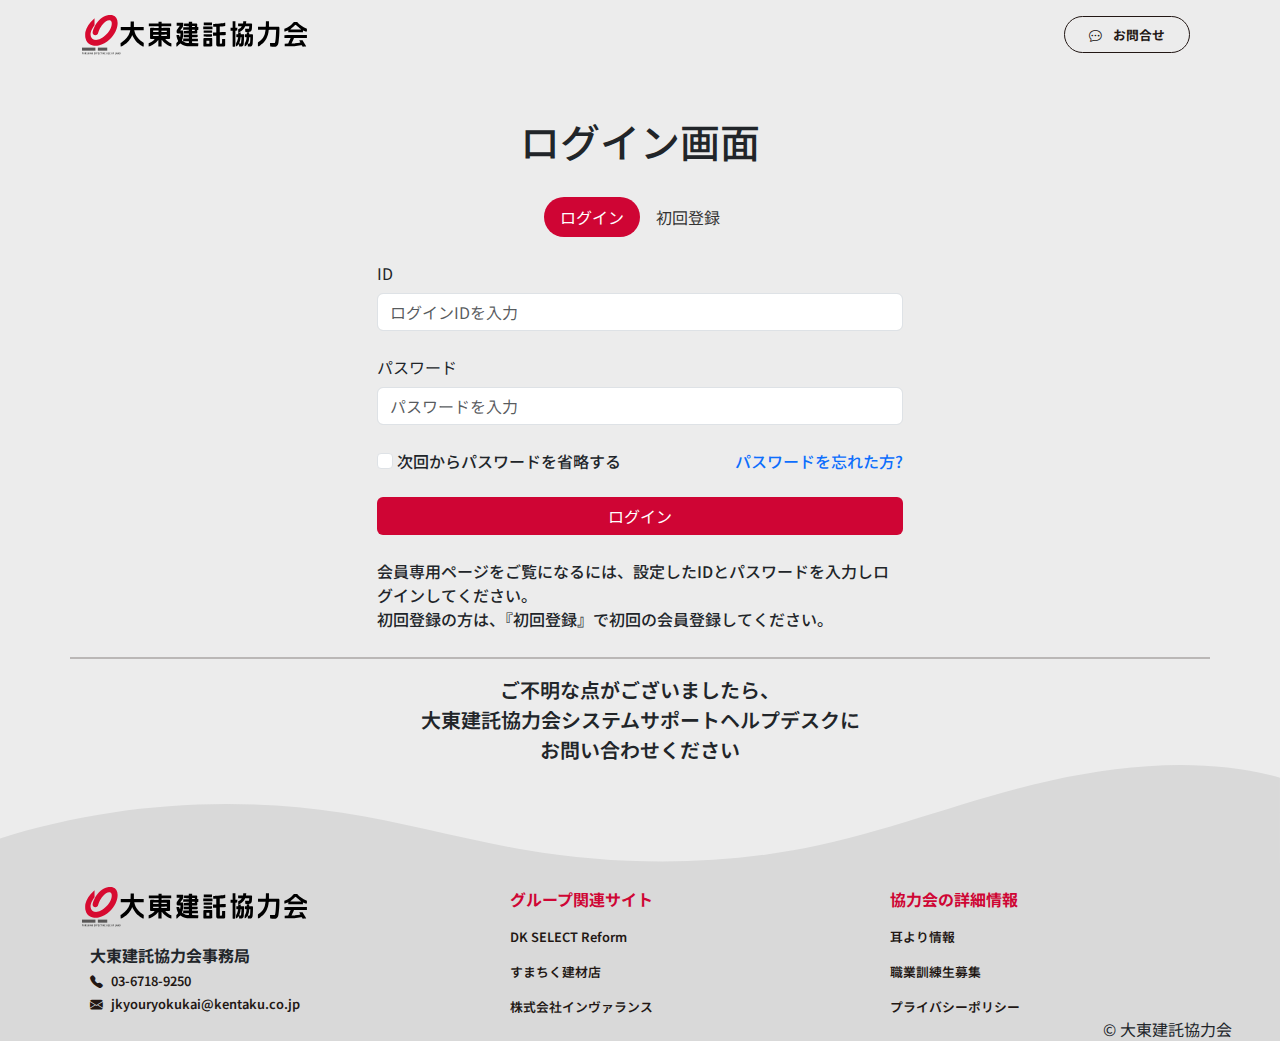
<file: login.html>
<!DOCTYPE html>
<html lang="ja">
<head>
    <meta charset="UTF-8">
    <meta name="viewport" content="width=device-width, initial-scale=1.0">
    <title>大東建託協力会</title>
    <!-- <link href="https://cdn.jsdelivr.net/npm/bootstrap@5.3.3/dist/css/bootstrap.min.css" rel="stylesheet" integrity="sha384-QWTKZyjpPEjISv5WaRU9OFeRpok6YctnYmDr5pNlyT2bRjXh0JMhjY6hW+ALEwIH" crossorigin="anonymous"> -->
    <!-- <link rel="stylesheet" href="https://cdn.jsdelivr.net/npm/bootstrap-icons@1.11.3/font/bootstrap-icons.min.css"> -->
    <link rel="stylesheet" href="css/bootstrap-icons.min.css">
    <link rel="stylesheet" href="css/bootstrap.min.css">

    
    <link rel="preconnect" href="https://fonts.googleapis.com">
    <link rel="preconnect" href="https://fonts.gstatic.com" crossorigin>
    <link href="https://fonts.googleapis.com/css2?family=Noto+Sans+JP:wght@100..900&display=swap" rel="stylesheet">
    <link rel="stylesheet" href="css/login.css">
</head>
<body>
    
    <nav class="navbar navbar-expand navbar-light">
        <div class="container">
            <a class="navbar-brand" href="index.html">
              <img class="logo" src="assets/img/LOGO-black.svg" alt="大東建託協力会">
            </a>
            <div class="collapse navbar-collapse">
            <ul class="navbar-nav ms-auto">
                <li class="nav-item">
                <a class="nav-link" href="https://www.kentaku-kyouryokukai.jp/hpohl/hpohl001" target="_blank">
                    <div class="nav-button inquiry-btn text-center">
                    <i class="bi bi-chat-dots me-2 d-none d-sm-inline"></i>
                    <span class="d-none d-sm-inline" >お問合せ</span>              
                    <span class="d-inline d-sm-none" style="font-size: smaller;">お問合せ</span>
                    </div>
                </a>
                </li>
            </ul>
            </div>
        </div>
    </nav>

    <section class="login-panel">
          <div class="container fix-container mt-5">
            <div class="row text-center">
              <h1>ログイン画面</h1>
            </div>
            <div class="row justify-content-center">
              <div class="col-md-6">
                  <div class="header mt-4">
                    <div class="switch-btn active" id="loginBtn">ログイン</div>
                    <div class="switch-btn" id="registerBtn">初回登録</div>
                  </div>
                  <div id="loginForm">
                    <form>
                      <div class="mt-4">
                        <label for="loginId" class="form-label">ID</label>
                        <input type="text" class="form-control" id="loginId" placeholder="ログインIDを入力">
                      </div>
                      <div class="mt-4">
                        <label for="password" class="form-label">パスワード</label>
                        <input type="password" class="form-control" id="password" placeholder="パスワードを入力">
                      </div>
                      <div class="row mt-4">
                        <div class="col-lg-7">
                            <input type="checkbox" class="form-check-input" id="rememberPassword">
                            <label class="form-check-label info-text" for="rememberPassword">次回からパスワードを省略する</label>
                        </div>
                        <div class="col-lg-5 text-end">
                            <a class="text-decoration-none info-text" href="https://www.kentaku-kyouryokukai.jp/hpopw/hpopw001" target="_blank">パスワードを忘れた方?</a>
                        </div>
                      </div>

                      <button type="submit" class="btn red-btn w-100 mt-4">ログイン</button>
                    </form>
                    <div class="mt-4 mb-3 info-text">
                      会員専用ページをご覧になるには、設定したIDとパスワードを入力しログインしてください。<br>
                      初回登録の方は、『初回登録』で初回の会員登録してください。
                    </div>
                  </div>
                  
                  <div class="mt-4" id="registerForm" style="display: none;">
                    <a class="btn register-btn w-100 mt-4" href="https://www.kentaku-kyouryokukai.jp/account/dealer-register" target="_blank">お取引業者様</a>
                    <a class="btn register-btn w-100 mt-4" href="https://www.kentaku-kyouryokukai.jp/account/dealer-employee-register" target="_blank">従業員の方 (作業員名簿に登録されていない)</a>
                    <a class="btn register-btn w-100 mt-4" href="https://www.kentaku-kyouryokukai.jp/account/engineer-register" target="_blank">従業員の方 (現場作業で名簿登録されている)</a>
                    <a class="btn register-btn w-100 mt-4" href="https://www.kentaku-kyouryokukai.jp/account/temporary-register" target="_blank">大東建託グループ社員様</a>
                  </div>

              </div>
            </div>
          </div>
    </section>

    <div class="container">
       
        <div class="row"><hr></div>
        <div class="row text-center">
            <div class="col help-text">
                ご不明な点がございましたら、<br>
                大東建託協力会システムサポートヘルプデスクに<br>
                お問い合わせください
            </div>
        </div>
    </div>
    

    <!-- フッター -->   
  <footer class="footer">
    <div class="wave bg-gray">
      <svg data-name="Layer 1" xmlns="http://www.w3.org/2000/svg" viewBox="0 0 1439 110" preserveAspectRatio="none">
        <path d="M384.668 53.7275C454.268 64.5175 521.66 83.8575 591.068 95.5875C689.936 112.307 792.896 113.317 891.608 95.9775C987.536 79.1675 1087 38.1675 1181.79 17.3375C1265.85 -1.14252 1357.63 -8.75252 1439 14.3375V110.167H-1V82.8175C121.959 43.9633 255.336 33.903 384.668 53.7275Z" fill="#D9D9D9"/>
      </svg>
    </div>
    <div class="container mt-4">
      <div class="row">
        <div class="col-md-4">
          <img class="logo" src="assets/img/LOGO-black.svg" alt="大東建託協力会">
          <div class="mt-3 ms-2 fw-bold">大東建託協力会事務局</div>
          <div class="mt-1 ms-2 contact-link"><a href="tel:03-6718-9250"><i class="bi bi-telephone-fill me-2"></i>03-6718-9250</a></div>
          <div class="mt-1 ms-2 contact-link"><a href="mailto:jkyouryokukai@kentaku.co.jp"><i class="bi bi-envelope-fill me-2"></i>jkyouryokukai@kentaku.co.jp</a></div>
        </div>
        <div class="col-md-4  d-none d-md-block">
          <div class="footer-link-area ms-5">
            <div class="footer-title">グループ関連サイト</div>
            <div class="footer-link"><a href="https://dk-reform.jp/" target="_blank">DK SELECT Reform</a></div>
            <div class="footer-link"><a href="https://suma-chiku-kenzaiten.jp/" target="_blank">すまちく建材店</a></div>
            <div class="footer-link"><a href="https://www.invalance.jp/" target="_blank">株式会社インヴァランス</a></div>
          </div>
        </div>
        <div class="col-md-4  d-none d-md-block">
          <div class="footer-link-area  ms-5">
            <div class="footer-title">協力会の詳細情報</div>
            <div class="footer-link"><a href="https://www.kentaku-kyouryokukai.jp/hpomi/hpomi001" target="_blank">耳より情報</a></div>
            <div class="footer-link"><a href="https://www.kentaku-kyouryokukai.jp/hpocm/hpocm001" target="_blank">職業訓練生募集</a></div>
            <div class="footer-link"><a href="https://www.kentaku-kyouryokukai.jp/hpopc/hpopc001" target="_blank">プライバシーポリシー</a></div>
          </div>
        </div>
      </div>
      
    </div>
    <div class="text-end me-5">
      © 大東建託協力会
    </div>
  </footer>
<script>
document.addEventListener('DOMContentLoaded', function() {
  const loginBtn = document.getElementById('loginBtn');
  const registerBtn = document.getElementById('registerBtn');
  const loginForm = document.getElementById('loginForm');
  const registerForm = document.getElementById('registerForm');

  loginBtn.addEventListener('click', function() {
    loginBtn.classList.add('active');
    registerBtn.classList.remove('active');
    loginForm.style.display = 'block';
    registerForm.style.display = 'none';
  });

  registerBtn.addEventListener('click', function() {
    registerBtn.classList.add('active');
    loginBtn.classList.remove('active');
    registerForm.style.display = 'block';
    loginForm.style.display = 'none';
  });
});

</script>
</body>

</html>
</file>
<file: css/login.css>
:root {
  --fontsize--3: clamp(0.64rem, 0.6549rem + -0.0192vi, 0.651rem);
  --fontsize--2: clamp(0.7813rem, 0.7747rem + 0.0326vi, 0.8rem);
  --fontsize--1: clamp(0.9375rem, 0.9158rem + 0.1087vi, 1rem);
  --fontsize-0: clamp(1.125rem, 1.0815rem + 0.2174vi, 1.25rem);
  --fontsize-1: clamp(1.35rem, 1.2761rem + 0.3696vi, 1.5625rem);
  --fontsize-2: clamp(1.62rem, 1.5041rem + 0.5793vi, 1.9531rem);
  --fontsize-3: clamp(1.944rem, 1.771rem + 0.8651vi, 2.4414rem);
  --fontsize-4: clamp(2.3328rem, 2.0827rem + 1.2504vi, 3.0518rem);
  --fontsize-5: clamp(2.7994rem, 2.4462rem + 1.7658vi, 3.8147rem);
  --fontsize-5: clamp(2.7994rem, 2.4462rem + 1.7658vi, 3.8147rem);
  --fontsize-6: clamp(3.3592rem, 2.8691rem + 2.4507vi, 4.7684rem);
  --fontsize-7: clamp(4.0311rem, 3.36rem + 3.3555vi, 5.9605rem);
  --fontsize-8: clamp(4.8373rem, 3.9283rem + 4.5448vi, 7.4506rem);
  --fontsize-9: clamp(5.8048rem, 4.5844rem + 6.1017vi, 9.3132rem);
  --fontsize-10: clamp(6.9657rem, 5.3393rem + 8.1319vi, 11.6415rem);
  --red-color: #CF0534;
  --black-color: #221714;
  --gray-color: #ECECEC;
  --gray-bg-color: #F5F5F5;
  --gray-dark-bg-color: #D9D9D9;
}

/* テスト用 */
.test {
  border: 0.5px solid pink;
}

body {
  font-family: "Noto Sans JP", sans-serif;
  font-optical-sizing: auto;
  font-weight: 400;
  font-style: normal;
  background-color: var(--gray-color);
}

.red-text {
  color: var(--red-color);
}

.red-btn {
  background-color: var(--red-color);
  color: white;
}

.red-btn:hover {
  background-color:#8b0726;
  color: white;
}

.black-text {
  color: var(--black-color);
}

.bg-gray {
  background-color: var(--gray-color);
}

.fix-container {
  max-width: 1100px;
}

.nav-button {
  border-radius: 32px;
  font-weight: 700;
  font-size: var(--fontsize--2);
  padding: 0.5rem 1.5rem;
}

.inquiry-btn {
  border: 1px solid var(--black-color);
  color: var(--black-color);
}


.login-panel {
  min-height: 60vh;
}

.logo {
  height: 2.5rem;
}

.header {
  display: flex;
  justify-content: center;
  /* margin-bottom: 20px; */
}

.switch-btn {
  border-radius: 3rem;
  padding: 0.5rem 1rem;
  border: none;
  background-color: transparent;
  color: #333;
  cursor: pointer;
  font-size: var(--fontsize--1);
}

.switch-btn.active {
  background-color: var(--red-color);
  color: white;
}

.register-btn {
  display: flex;
  align-items: center;
  justify-content: center;
  height: 3rem;
  background-color: var(--black-color);
  color: white;
  border: none;
}

.register-btn:hover {
  background-color: var(--gray-dark-bg-color);
  color: var(--black-color);
}



hr {
  border: 1.5px solid var(--black-color);
  /* width: 90%; */
  /* margin: 2rem auto; */
}
.info-text {
  font-size: var(--fontsize--1);
  font-weight: 500;
}

.help-text {
  font-size: var(--fontsize-0);
  font-weight: 600;
}

/* フッター */
footer {
  background-color: var(--gray-dark-bg-color);
}

footer a {
  color: var(--black-color);
  text-decoration: none;
}

.footer-title {
  color: var(--red-color);
  font-size: var(--fontsize--1);
  font-weight: 700;
}

.footer-link {
  padding-top: 1rem;
  font-size: var(--fontsize--2);
  font-weight: 600;
}

.contact-link {
  font-size: var(--fontsize--2);
  font-weight: 600;
}


@media (max-width: 768px) { 
  .logo {
      height: 2.25rem;
  }
}

@media (max-width: 576px) { 
  .logo {
      height: 1.8rem;
  }
  .nav-button {
      padding: 0.25rem 0.75rem;
  }
}

@media (max-width: 375px) {
  .logo {
    height: 1.5rem;
  }
  .nav-button {
      border-radius: 20px;
      padding: 0.125rem 0.375rem;
  }
}
</file>
